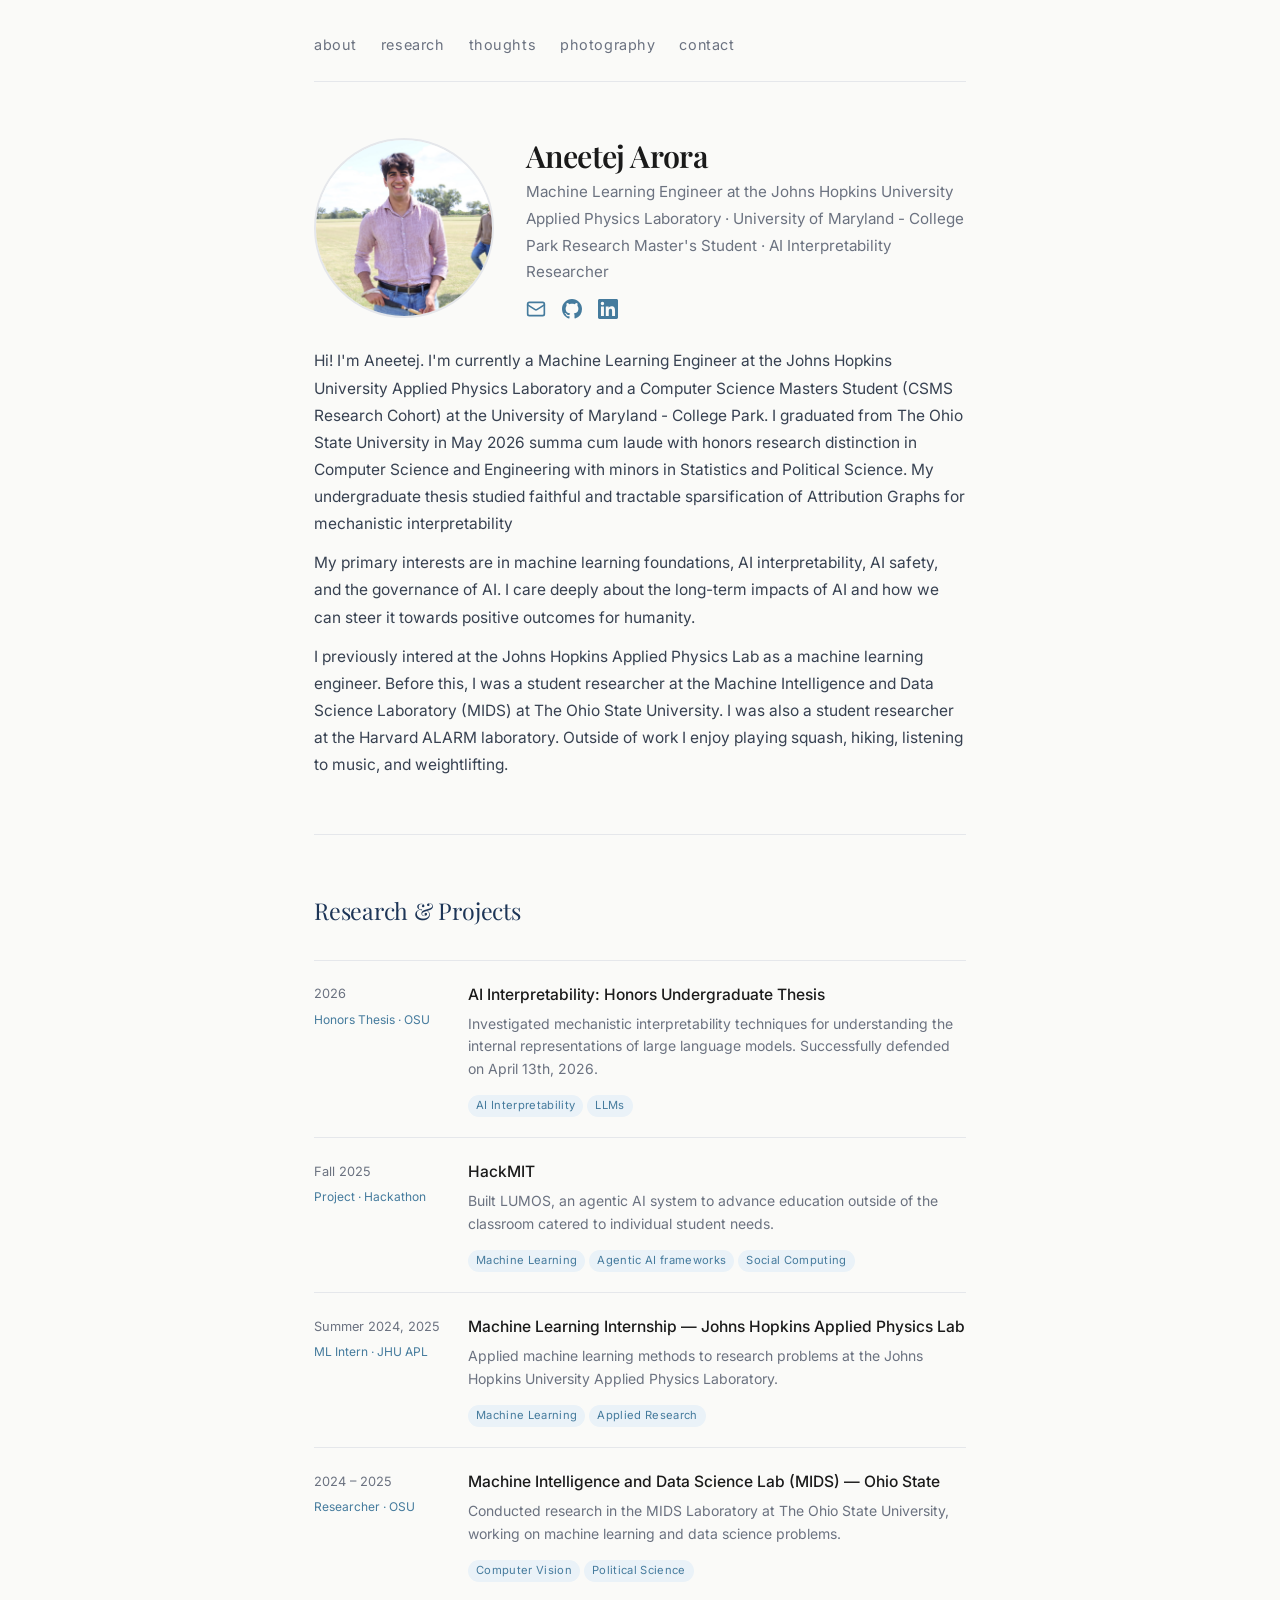
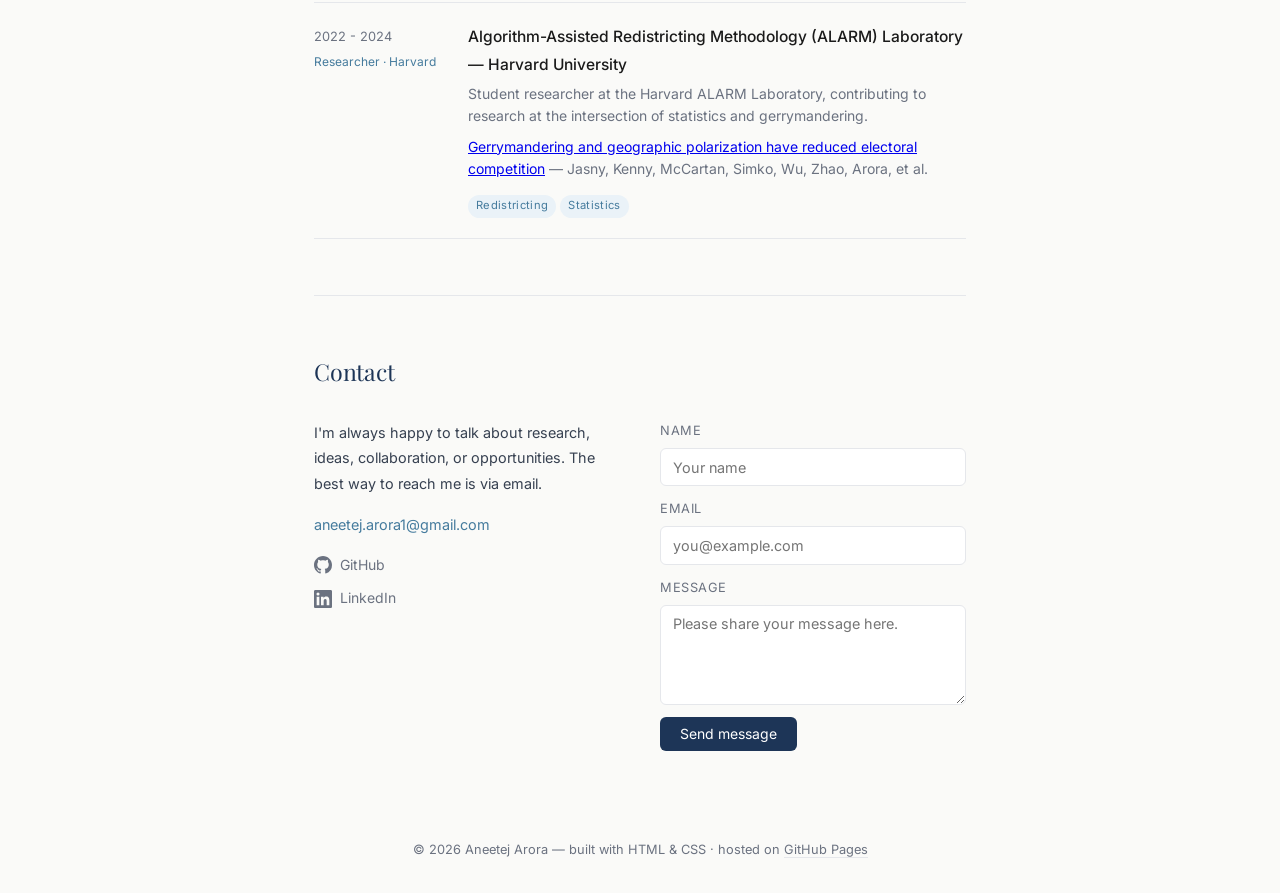
<file: index.html>
<!DOCTYPE html>
<html lang="en">
<head>
  <meta charset="UTF-8" />
  <meta name="viewport" content="width=device-width, initial-scale=1.0" />
  <title>Aneetej Arora</title>

  <link rel="preconnect" href="https://fonts.googleapis.com" />
  <link rel="preconnect" href="https://fonts.gstatic.com" crossorigin />
  <link href="https://fonts.googleapis.com/css2?family=Inter:wght@300;400;500;600&family=Playfair+Display:ital,wght@0,400;0,600;1,400&display=swap" rel="stylesheet" />

  <link rel="stylesheet" href="style.css" />


  
  <!-- Add google link soon -->
  <script async src="https://www.googletagmanager.com/gtag/js?id=G-YL8WC34E6N"></script>
  <script>
    window.dataLayer = window.dataLayer || [];
    function gtag(){dataLayer.push(arguments);}
    gtag('js', new Date());
    gtag('config', 'G-YL8WC34E6N');
  </script>
</head>

<body>
  <div class="container">

    <!--  Navigation  -->
    <nav>
      <a href="#about">about</a>
      <a href="#research">research</a>
      <a href="thoughts.html">thoughts</a>
      <a href="photography.html">photography</a>
      <a href="#contact">contact</a>
    </nav>

    <!--  Bio / About  -->
    <section id="about">
      <div class="bio-header">
          <img src="assets/22CD7ACE-79A4-4D32-8E99-700C0C3B634F_1_105_c.jpeg" alt="Aneetej Arora" class="profile-photo" />
         
        <div class="bio-identity">
          <h1>Aneetej Arora</h1>
          <p class="tagline">
            <!-- e.g. "PhD Student · Stanford CS" or "Software Engineer at ____" -->
            Machine Learning Engineer at the Johns Hopkins University Applied Physics Laboratory · University of Maryland - College Park Research Master's Student · AI Interpretability Researcher
          </p>
          <div class="quick-links">
            <a href="mailto:aneetej.arora1@gmail.com" aria-label="Email">
              <svg xmlns="http://www.w3.org/2000/svg" viewBox="0 0 24 24" fill="none" stroke="currentColor" stroke-width="2" stroke-linecap="round" stroke-linejoin="round"><rect x="2" y="4" width="20" height="16" rx="2"/><path d="m22 7-8.97 5.7a1.94 1.94 0 0 1-2.06 0L2 7"/></svg>
            </a>
            <a href="https://github.com/aneetej" target="_blank" rel="noopener" aria-label="GitHub">
              <svg xmlns="http://www.w3.org/2000/svg" viewBox="0 0 24 24" fill="currentColor"><path d="M12 0C5.37 0 0 5.37 0 12c0 5.31 3.435 9.795 8.205 11.385.6.105.825-.255.825-.57 0-.285-.015-1.23-.015-2.235-3.015.555-3.795-.735-4.035-1.41-.135-.345-.72-1.41-1.23-1.695-.42-.225-1.02-.78-.015-.795.945-.015 1.62.87 1.845 1.23 1.08 1.815 2.805 1.305 3.495.99.105-.78.42-1.305.765-1.605-2.67-.3-5.46-1.335-5.46-5.925 0-1.305.465-2.385 1.23-3.225-.12-.3-.54-1.53.12-3.18 0 0 1.005-.315 3.3 1.23.96-.27 1.98-.405 3-.405s2.04.135 3 .405c2.295-1.56 3.3-1.23 3.3-1.23.66 1.65.24 2.88.12 3.18.765.84 1.23 1.905 1.23 3.225 0 4.605-2.805 5.625-5.475 5.925.435.375.81 1.095.81 2.22 0 1.605-.015 2.895-.015 3.3 0 .315.225.69.825.57A12.02 12.02 0 0 0 24 12c0-6.63-5.37-12-12-12z"/></svg>
            </a>
            <a href="https://www.linkedin.com/in/aneetej-arora-b1159b221/" target="_blank" rel="noopener" aria-label="LinkedIn">
              <svg xmlns="http://www.w3.org/2000/svg" viewBox="0 0 24 24" fill="currentColor"><path d="M20.447 20.452h-3.554v-5.569c0-1.328-.027-3.037-1.852-3.037-1.853 0-2.136 1.445-2.136 2.939v5.667H9.351V9h3.414v1.561h.046c.477-.9 1.637-1.85 3.37-1.85 3.601 0 4.267 2.37 4.267 5.455v6.286zM5.337 7.433a2.062 2.062 0 0 1-2.063-2.065 2.064 2.064 0 1 1 2.063 2.065zm1.782 13.019H3.555V9h3.564v11.452zM22.225 0H1.771C.792 0 0 .774 0 1.729v20.542C0 23.227.792 24 1.771 24h20.451C23.2 24 24 23.227 24 22.271V1.729C24 .774 23.2 0 22.222 0h.003z"/></svg>
            </a>
          </div>
        </div>
      </div>

      <div class="bio-body">
        <p>
          Hi! I'm Aneetej. 
          I'm currently a Machine Learning Engineer at the Johns Hopkins University Applied Physics Laboratory and a Computer Science Masters Student (CSMS Research Cohort) at the University of Maryland - College Park. I graduated from The Ohio State University in May 2026 summa cum laude with honors research distinction in Computer Science and Engineering with minors in Statistics and Political Science. My undergraduate thesis studied faithful and tractable sparsification of Attribution Graphs for mechanistic interpretability
        </p>
        <p>
          My primary interests are in machine learning foundations, AI interpretability, AI safety, and the governance of AI. I care deeply about the long-term impacts of AI and how we can steer it towards positive outcomes for humanity.
        </p>
        <p>
          I previously intered at the Johns Hopkins Applied Physics Lab as a machine learning engineer. Before this, I was a student researcher at the Machine Intelligence and Data Science Laboratory (MIDS) at The Ohio State University. I was also a student researcher at the Harvard ALARM laboratory. Outside of work I enjoy playing squash, hiking, listening to music, and weightlifting.
        </p>
      </div>
    </section>

    <!-- Research / Projects  -->
    <section id="research">
      <h2>Research &amp; Projects</h2>

      <div class="research-entry">
        <div class="research-meta">
          <span class="research-date">2026</span>
          <span class="research-role">Honors Thesis · OSU</span>
        </div>
        <div class="research-body">
          <h3>AI Interpretability: Honors Undergraduate Thesis</h3>
          <p>
            Investigated mechanistic interpretability techniques for understanding the internal representations of large language models. Successfully defended on April 13th, 2026.
          </p>
          <span class="thought-tag">AI Interpretability</span>
          <span class="thought-tag">LLMs</span>
        </div>
      </div>

      <div class="research-entry">
        <div class="research-meta">
          <span class="research-date">Fall 2025</span>
          <span class="research-role">Project · Hackathon</span>
        </div>
        <div class="research-body">
          <h3>HackMIT</h3>
          <p>
            Built LUMOS, an agentic AI system to advance education outside of the classroom catered to individual student needs.
          </p>
          <span class="thought-tag">Machine Learning</span>
          <span class="thought-tag">Agentic AI frameworks</span>
           <span class="thought-tag">Social Computing</span>
        </div>
      </div>

      <div class="research-entry">
        <div class="research-meta">
          <span class="research-date">Summer 2024, 2025</span>
          <span class="research-role">ML Intern · JHU APL</span>
        </div>
        <div class="research-body">
          <h3>Machine Learning Internship — Johns Hopkins Applied Physics Lab</h3>
          <p>
            Applied machine learning methods to research problems at the Johns Hopkins University Applied Physics Laboratory.
          </p>
          <span class="thought-tag">Machine Learning</span>
          <span class="thought-tag">Applied Research</span>
        </div>
      </div>

      <div class="research-entry">
        <div class="research-meta">
          <span class="research-date">2024 – 2025</span>
          <span class="research-role"> Researcher · OSU</span>
        </div>
        <div class="research-body">
          <h3>Machine Intelligence and Data Science Lab (MIDS) — Ohio State</h3>
          <p>
            Conducted research in the MIDS Laboratory at The Ohio State University, working on machine learning and data science problems.
          </p>
          <span class="thought-tag">Computer Vision</span>
          <span class="thought-tag">Political Science</span>

        </div>
      </div>

      <div class="research-entry">
        <div class="research-meta">
          <span class="research-date">2022 - 2024</span>
          <span class="research-role"> Researcher · Harvard</span>
        </div>
        <div class="research-body">
          <h3>Algorithm-Assisted Redistricting Methodology (ALARM) Laboratory — Harvard University</h3>
          <p>
            Student researcher at the Harvard ALARM Laboratory, contributing to research at the intersection of statistics and gerrymandering.
          </p>
          <p>
            <a href="https://arxiv.org/pdf/2508.15885" target="_blank" rel="noopener">Gerrymandering and geographic polarization have reduced electoral competition</a> — Jasny, Kenny, McCartan, Simko, Wu, Zhao, Arora, et al.
          </p>
          <span class="thought-tag">Redistricting</span>
          <span class="thought-tag">Statistics</span>
        </div>
      </div>

    </section>


    <!-- Contact -->
    <section id="contact">
      <h2>Contact</h2>
      <div class="contact-grid">

        <!-- Left: info + social links -->
        <div class="contact-info">
          <p>
            I'm always happy to talk about research, ideas, collaboration, or opportunities.
            The best way to reach me is via email. 
          </p>
          <p>
            <a href="mailto:aneetej.arora1@gmail.com">aneetej.arora1@gmail.com</a>
          </p>
          <div class="social-links">
            <a href="https://github.com/aneetej" target="_blank" rel="noopener" aria-label="GitHub">
              <svg xmlns="http://www.w3.org/2000/svg" viewBox="0 0 24 24" fill="currentColor"><path d="M12 0C5.37 0 0 5.37 0 12c0 5.31 3.435 9.795 8.205 11.385.6.105.825-.255.825-.57 0-.285-.015-1.23-.015-2.235-3.015.555-3.795-.735-4.035-1.41-.135-.345-.72-1.41-1.23-1.695-.42-.225-1.02-.78-.015-.795.945-.015 1.62.87 1.845 1.23 1.08 1.815 2.805 1.305 3.495.99.105-.78.42-1.305.765-1.605-2.67-.3-5.46-1.335-5.46-5.925 0-1.305.465-2.385 1.23-3.225-.12-.3-.54-1.53.12-3.18 0 0 1.005-.315 3.3 1.23.96-.27 1.98-.405 3-.405s2.04.135 3 .405c2.295-1.56 3.3-1.23 3.3-1.23.66 1.65.24 2.88.12 3.18.765.84 1.23 1.905 1.23 3.225 0 4.605-2.805 5.625-5.475 5.925.435.375.81 1.095.81 2.22 0 1.605-.015 2.895-.015 3.3 0 .315.225.69.825.57A12.02 12.02 0 0 0 24 12c0-6.63-5.37-12-12-12z"/></svg>
              GitHub
            </a>
            <a href="https://www.linkedin.com/in/aneetej-arora-b1159b221/" target="_blank" rel="noopener" aria-label="LinkedIn">
              <svg xmlns="http://www.w3.org/2000/svg" viewBox="0 0 24 24" fill="currentColor"><path d="M20.447 20.452h-3.554v-5.569c0-1.328-.027-3.037-1.852-3.037-1.853 0-2.136 1.445-2.136 2.939v5.667H9.351V9h3.414v1.561h.046c.477-.9 1.637-1.85 3.37-1.85 3.601 0 4.267 2.37 4.267 5.455v6.286zM5.337 7.433a2.062 2.062 0 0 1-2.063-2.065 2.064 2.064 0 1 1 2.063 2.065zm1.782 13.019H3.555V9h3.564v11.452zM22.225 0H1.771C.792 0 0 .774 0 1.729v20.542C0 23.227.792 24 1.771 24h20.451C23.2 24 24 23.227 24 22.271V1.729C24 .774 23.2 0 22.222 0h.003z"/></svg>
              LinkedIn
            </a>
          </div>
        </div>

    
        <form
          class="contact-form"
          action="https://formspree.io/f/xojyjdep"
          method="POST"
        >
          <label for="name">Name</label>
          <input type="text" id="name" name="name" placeholder="Your name" required />

          <label for="email">Email</label>
          <input type="email" id="email" name="email" placeholder="you@example.com" required />

          <label for="message">Message</label>
          <textarea id="message" name="message" placeholder="Please share your message here." required></textarea>

          <button type="submit" class="btn">Send message</button>
        </form>

      </div>
    </section>

    <footer>
      <p>
        &copy; <span id="year"></span> Aneetej Arora &mdash;
        built with HTML &amp; CSS &middot;
        hosted on <a href="https://pages.github.com" target="_blank" rel="noopener">GitHub Pages</a>
      </p>
    </footer>

  </div>

  <script>
    // Keep the copyright year current automatically
    document.getElementById('year').textContent = new Date().getFullYear();
  </script>
</body>
</html>
</file>
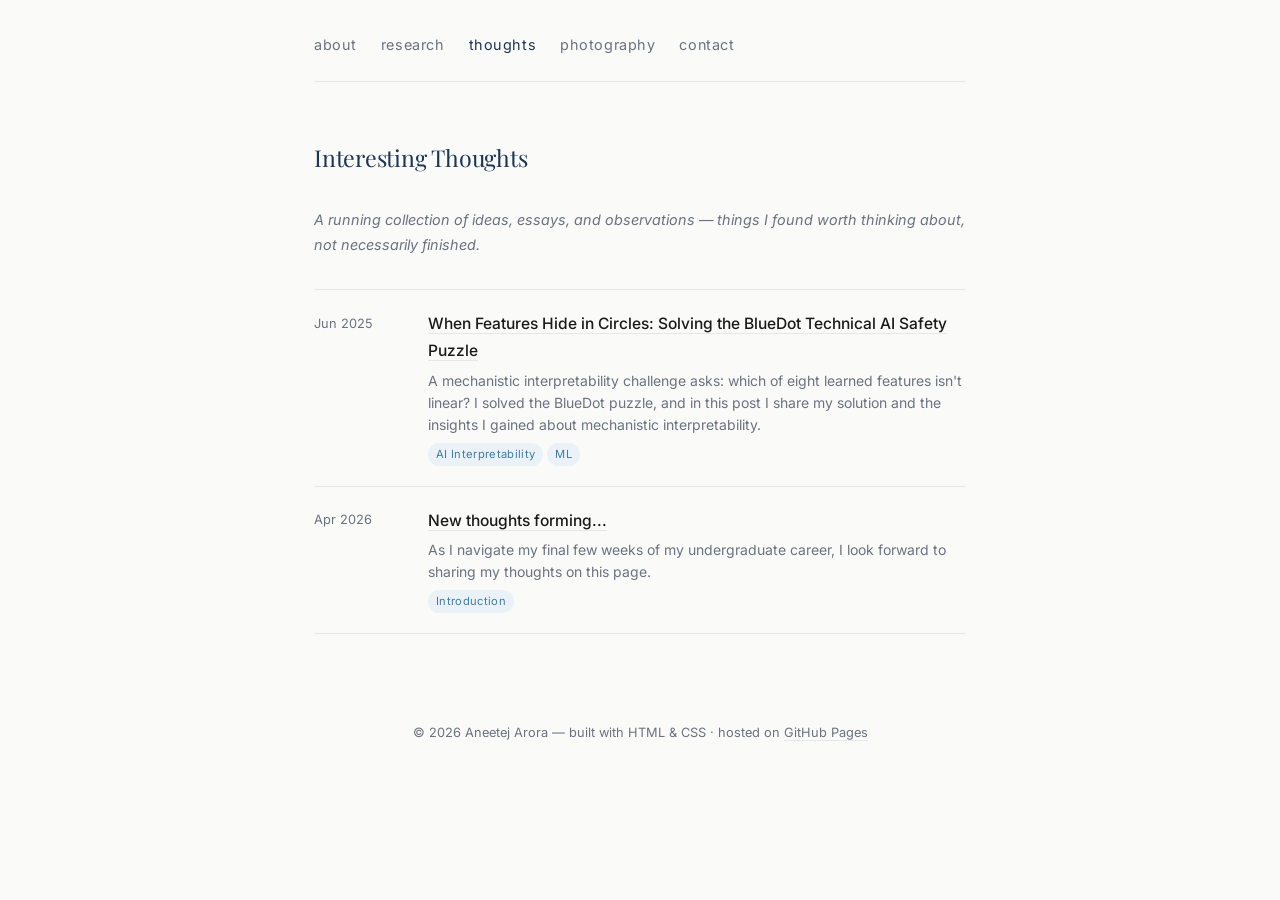
<file: thoughts.html>
<!DOCTYPE html>
<html lang="en">
<head>
  <meta charset="UTF-8" />
  <meta name="viewport" content="width=device-width, initial-scale=1.0" />
  <title>Interesting Thoughts — Aneetej Arora</title>

  <link rel="preconnect" href="https://fonts.googleapis.com" />
  <link rel="preconnect" href="https://fonts.gstatic.com" crossorigin />
  <link href="https://fonts.googleapis.com/css2?family=Inter:wght@300;400;500;600&family=Playfair+Display:ital,wght@0,400;0,600;1,400&display=swap" rel="stylesheet" />

  <link rel="stylesheet" href="style.css" />

  <script async src="https://www.googletagmanager.com/gtag/js?id=G-YL8WC34E6N"></script>
  <script>
    window.dataLayer = window.dataLayer || [];
    function gtag(){dataLayer.push(arguments);}
    gtag('js', new Date());
    gtag('config', 'G-YL8WC34E6N');
  </script>
</head>

<body>
  <div class="container">

    <nav>
      <a href="index.html">about</a>
      <a href="index.html#research">research</a>
      <a href="thoughts.html" class="nav-active">thoughts</a>
      <a href="photography.html">photography</a>
      <a href="index.html#contact">contact</a>
    </nav>

    <section id="thoughts">
      <h2>Interesting Thoughts</h2>
      <p class="thoughts-intro">
        A running collection of ideas, essays, and observations — things I found
        worth thinking about, not necessarily finished.
      </p>

      <!-- duplicate block to add new thoughts -->
      <div class="thought-entry">
        <span class="thought-date">Jun 2025</span>
        <div class="thought-content">
          <h3><a href="posts/bluedotpuzzle.html">When Features Hide in Circles: Solving the BlueDot Technical AI Safety Puzzle</a></h3>
          <p>
            A mechanistic interpretability challenge asks: which of eight learned features isn't linear? I solved the BlueDot puzzle, and in this post I share my solution and the insights I gained about mechanistic interpretability.
          </p>
          <span class="thought-tag">AI Interpretability</span>
          <span class="thought-tag">ML</span>
        </div>
      </div>

      <div class="thought-entry">
        <span class="thought-date">Apr 2026</span>
        <div class="thought-content">
          <h3><a href="posts/new-thoughts-forming.html">New thoughts forming...</a></h3>
          <p>
            As I navigate my final few weeks of my undergraduate career, I look forward to sharing my thoughts on this page.
          </p>
          <span class="thought-tag">Introduction</span>
        </div>
      </div>

    </section>

    <footer>
      <p>
        &copy; <span id="year"></span> Aneetej Arora &mdash;
        built with HTML &amp; CSS &middot;
        hosted on <a href="https://pages.github.com" target="_blank" rel="noopener">GitHub Pages</a>
      </p>
    </footer>

  </div>

  <script>
    document.getElementById('year').textContent = new Date().getFullYear();
  </script>
</body>
</html>
</file>
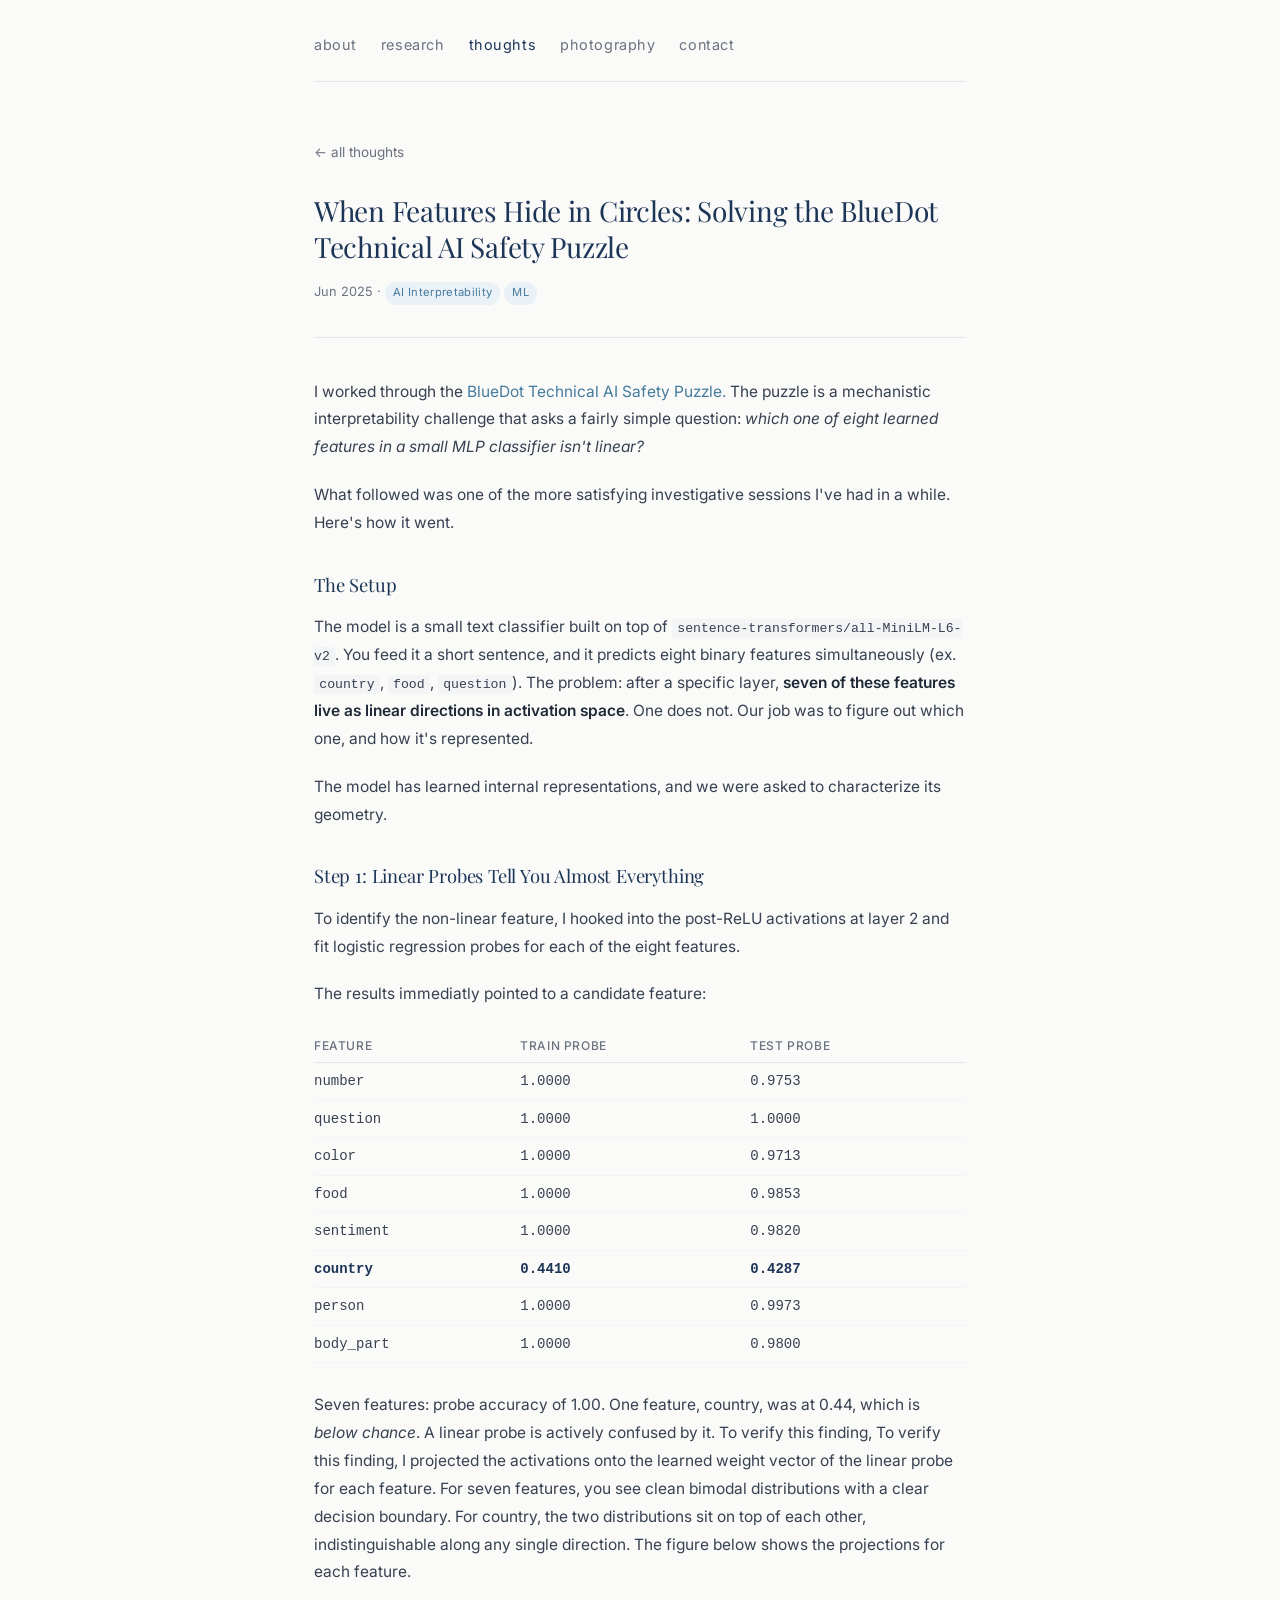
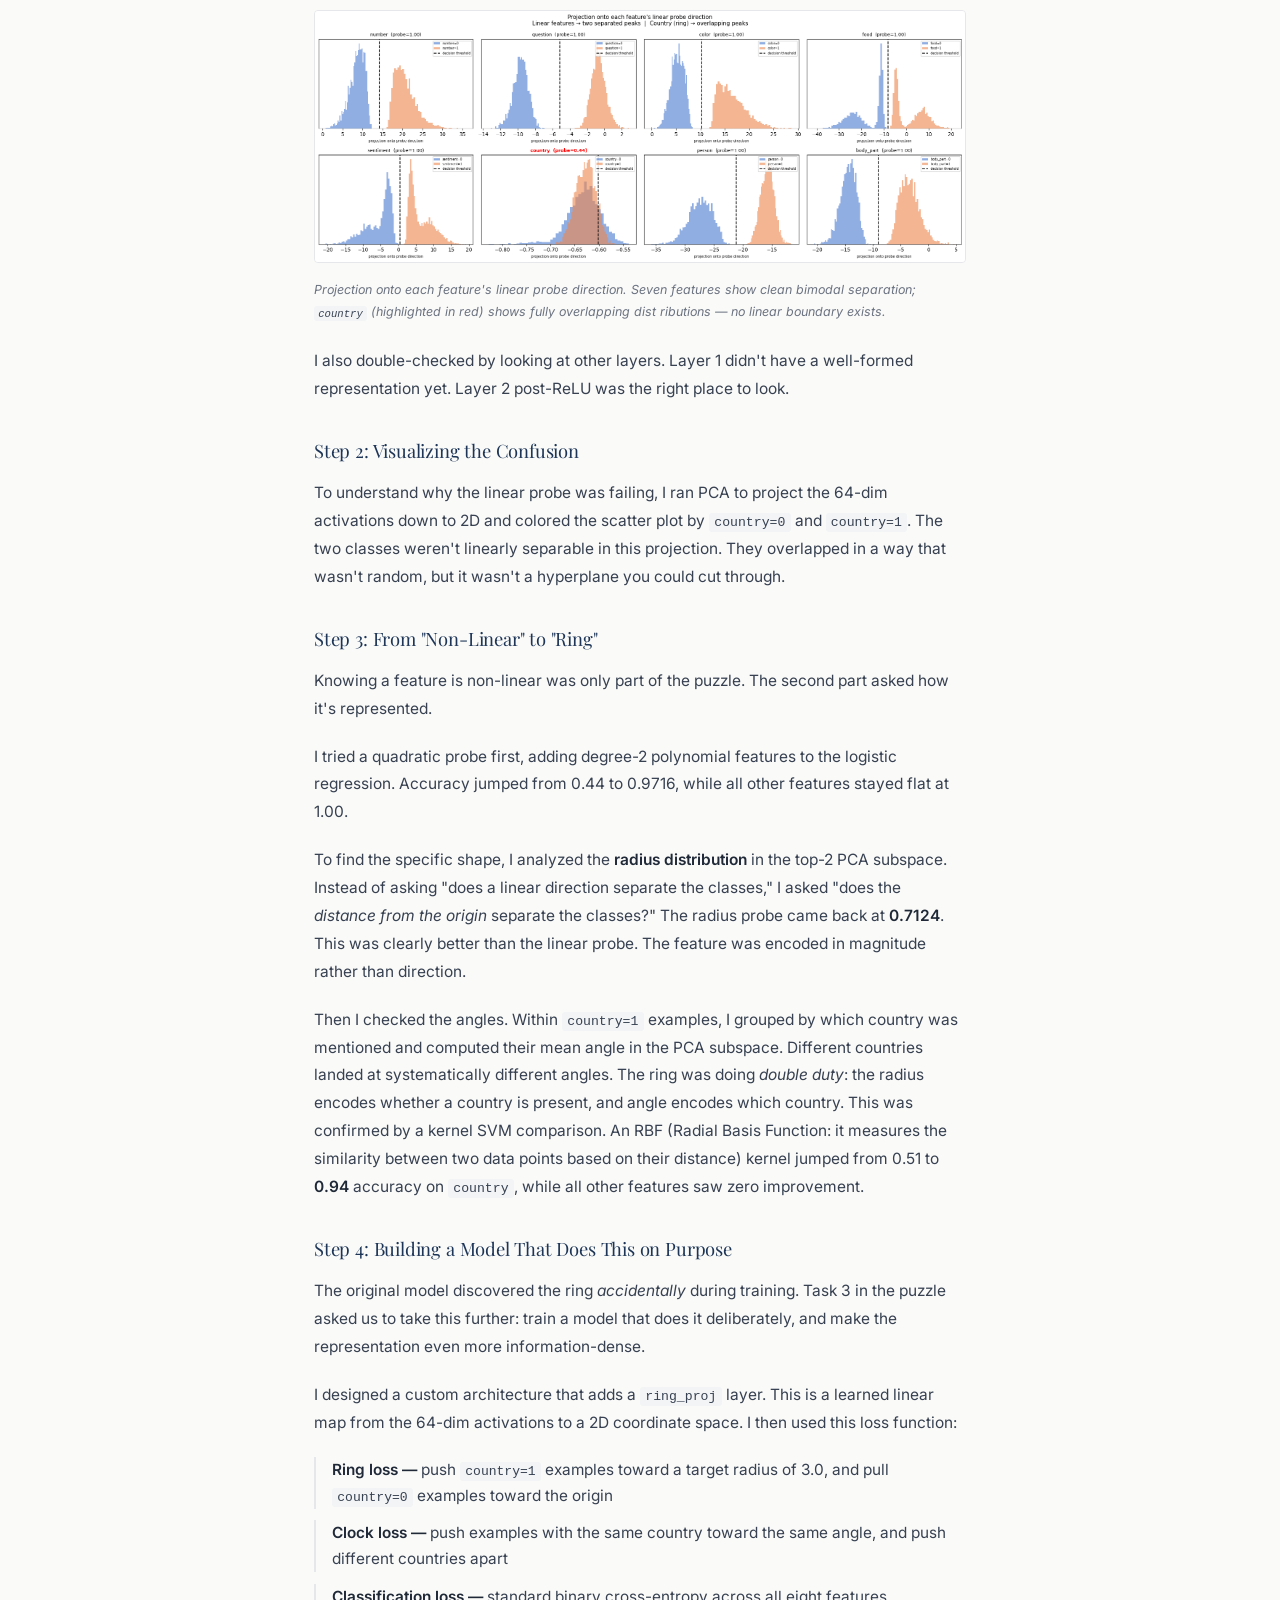
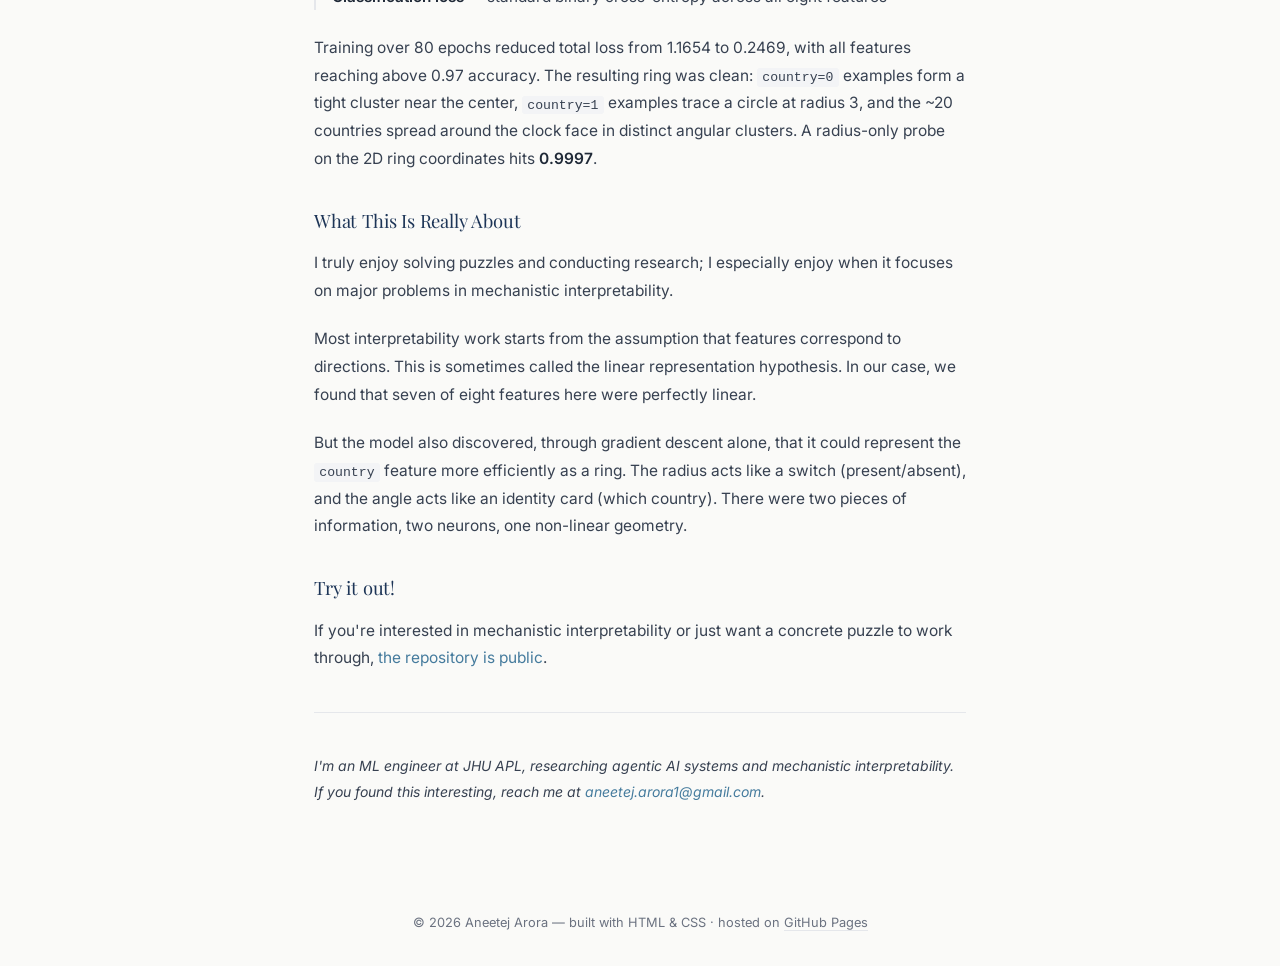
<file: posts/bluedotpuzzle.html>
<!DOCTYPE html>
<html lang="en">
<head>
  <meta charset="UTF-8" />
  <meta name="viewport" content="width=device-width, initial-scale=1.0" />
  <title>When Features Hide in Circles — Aneetej Arora</title>

  <link rel="preconnect" href="https://fonts.googleapis.com" />
  <link rel="preconnect" href="https://fonts.gstatic.com" crossorigin />
  <link href="https://fonts.googleapis.com/css2?family=Inter:wght@300;400;500;600&family=Playfair+Display:ital,wght@0,400;0,600;1,400&display=swap" rel="stylesheet" />

  <link rel="stylesheet" href="../style.css" />

  <script async src="https://www.googletagmanager.com/gtag/js?id=G-YL8WC34E6N"></script>
  <script>
    window.dataLayer = window.dataLayer || [];
    function gtag(){dataLayer.push(arguments);}
    gtag('js', new Date());
    gtag('config', 'G-YL8WC34E6N');
  </script>

  <style>
    .post-header {
      padding: 3.5rem 0 2rem;
      border-bottom: 1px solid var(--border);
    }

    .post-back {
      display: inline-block;
      font-size: 0.85rem;
      color: var(--muted);
      text-decoration: none;
      margin-bottom: 1.75rem;
      transition: color 0.2s;
    }

    .post-back:hover { color: var(--accent); }

    .post-header h1 {
      font-family: var(--font-serif);
      font-size: 1.75rem;
      font-weight: 400;
      color: var(--accent);
      line-height: 1.3;
      letter-spacing: -0.01em;
      margin-bottom: 0.6rem;
    }

    .post-meta {
      font-size: 0.8rem;
      color: var(--muted);
    }

    .post-body {
      padding: 2.5rem 0 3.5rem;
    }

    .post-body p {
      color: #374151;
      margin-bottom: 1.25rem;
      line-height: 1.8;
    }

    .post-body h2 {
      font-size: 1.15rem;
      margin-top: 2rem;
      margin-bottom: 0.75rem;
    }

    .post-body a {
      color: var(--accent-lt);
      text-decoration: none;
      border-bottom: 1px solid transparent;
      transition: border-color 0.2s, color 0.2s;
    }

    .post-body a:hover {
      color: var(--accent);
      border-bottom-color: var(--accent);
    }

    .post-body blockquote {
      border-left: 3px solid var(--border);
      margin: 1.5rem 0;
      padding: 0.25rem 0 0.25rem 1.25rem;
      color: var(--muted);
      font-style: italic;
    }

    .post-body code {
      font-family: 'SF Mono', 'Fira Code', monospace;
      font-size: 0.85em;
      background: #f3f4f6;
      padding: 0.15em 0.4em;
      border-radius: 3px;
      color: #374151;
    }

    .post-body strong {
      font-weight: 600;
      color: #1f2937;
    }

    /* Probe results table */
    .probe-table {
      width: 100%;
      border-collapse: collapse;
      font-size: 0.875rem;
      margin: 1.25rem 0 1.75rem;
      font-family: 'SF Mono', 'Fira Code', monospace;
    }

    .probe-table th {
      text-align: left;
      padding: 0.4rem 1.25rem 0.4rem 0;
      font-family: 'Inter', sans-serif;
      font-weight: 500;
      font-size: 0.75rem;
      letter-spacing: 0.05em;
      text-transform: uppercase;
      color: var(--muted);
      border-bottom: 1px solid var(--border);
    }

    .probe-table td {
      padding: 0.375rem 1.25rem 0.375rem 0;
      border-bottom: 1px solid #f3f4f6;
      color: #374151;
    }

    .probe-table tr.highlight td {
      font-weight: 600;
      color: var(--accent);
    }

    /* Loss list */
    .loss-list {
      list-style: none;
      padding: 0;
      margin: 0.75rem 0 1.5rem;
      display: flex;
      flex-direction: column;
      gap: 0.7rem;
    }

    .loss-list li {
      color: #374151;
      line-height: 1.7;
      font-size: 0.96rem;
      padding-left: 1rem;
      border-left: 2px solid var(--border);
    }

    .loss-list .loss-label {
      font-weight: 600;
      color: #1f2937;
    }

    /* Open questions */
    .questions-list {
      list-style: none;
      padding: 0;
      margin: 0.75rem 0 1.5rem;
      display: flex;
      flex-direction: column;
      gap: 0.8rem;
    }

    .questions-list li {
      color: #374151;
      line-height: 1.75;
      font-size: 0.96rem;
      padding-left: 1rem;
      border-left: 2px solid var(--border);
    }

    .post-divider {
      border: none;
      border-top: 1px solid var(--border);
      margin: 2.5rem 0;
    }

    .author-note {
      color: var(--muted);
      font-size: 0.875rem;
      font-style: italic;
      line-height: 1.7;
    }
  </style>
</head>

<body>
  <div class="container">

    <nav>
      <a href="../index.html">about</a>
      <a href="../index.html#research">research</a>
      <a href="../thoughts.html" class="nav-active">thoughts</a>
      <a href="../photography.html">photography</a>
      <a href="../index.html#contact">contact</a>
    </nav>

    <header class="post-header">
      <a href="../thoughts.html" class="post-back">← all thoughts</a>
      <h1>When Features Hide in Circles: Solving the BlueDot Technical AI Safety Puzzle</h1>
      <span class="post-meta">Jun 2025 &middot; <span class="thought-tag">AI Interpretability</span> <span class="thought-tag">ML</span></span>
    </header>

    <article class="post-body">

      <p>
        I worked through the <a href="https://github.com/SamDower/bluedot-tais-puzzle" target="_blank" rel="noopener">BlueDot Technical AI Safety Puzzle.</a> The puzzle is a mechanistic interpretability challenge that asks a fairly simple question: <em>which one of eight learned features in a small MLP classifier isn't linear?</em>
      </p>
      <p>
        What followed was one of the more satisfying investigative sessions I've had in a while. Here's how it went.
      </p>

      <h2>The Setup</h2>

      <p>
        The model is a small text classifier built on top of <code>sentence-transformers/all-MiniLM-L6-v2</code>. You feed it a short sentence, and it predicts eight binary features simultaneously (ex. <code>country</code>, <code>food</code>, <code>question</code>). The problem: after a specific layer, <strong>seven of these features live as linear directions in activation space</strong>. One does not. Our job was to figure out which one, and how it's represented.
      </p>
      <p>
        The model has learned internal representations, and we were asked to characterize its geometry.
      </p>

      <h2>Step 1: Linear Probes Tell You Almost Everything</h2>

      <p>
        To identify the non-linear feature, I hooked into the post-ReLU activations at layer 2 and fit logistic regression probes for each of the eight features.
      </p>
      <p>The results immediatly pointed to a candidate feature:</p>

      <table class="probe-table">
        <thead>
          <tr>
            <th>Feature</th>
            <th>Train Probe</th>
            <th>Test Probe</th>
          </tr>
        </thead>
        <tbody>
          <tr><td>number</td><td>1.0000</td><td>0.9753</td></tr>
          <tr><td>question</td><td>1.0000</td><td>1.0000</td></tr>
          <tr><td>color</td><td>1.0000</td><td>0.9713</td></tr>
          <tr><td>food</td><td>1.0000</td><td>0.9853</td></tr>
          <tr><td>sentiment</td><td>1.0000</td><td>0.9820</td></tr>
          <tr class="highlight"><td>country</td><td>0.4410</td><td>0.4287</td></tr>
          <tr><td>person</td><td>1.0000</td><td>0.9973</td></tr>
          <tr><td>body_part</td><td>1.0000</td><td>0.9800</td></tr>
        </tbody>
      </table>

      <p>
        Seven features: probe accuracy of 1.00. One feature, country, was at 0.44, which is <em>below chance</em>. A linear probe is actively confused by it. To verify this finding, To verify this finding, I projected the activations onto the learned weight vector of the linear probe for each feature. For seven features, you see clean bimodal distributions with a clear decision boundary. For country, the two distributions sit on top of each other, indistinguishable along any single direction. The figure below shows the projections for each feature. 
      </p>
       <figure style="margin: 1.5rem 0;">
        <img src="../assets/bluedot-probe-projections.png" alt="Projection onto each feature's linear probe direction — linear features show
 two separated peaks while country shows overlapping peaks" style="width: 100%; border-radius: 4px; border: 1px solid var(--border);" />
        <figcaption style="font-size: 0.78rem; color: var(--muted); font-style: italic; margin-top: 0.5rem;">Projection onto each feature's
linear probe direction. Seven features show clean bimodal separation; <code>country</code> (highlighted in red) shows fully overlapping dist
ributions — no linear boundary exists.</figcaption>
        </figure>

      <p>
        I also double-checked by looking at other layers. Layer 1 didn't have a well-formed representation yet. Layer 2 post-ReLU was the right place to look.
      </p>

      <h2>Step 2: Visualizing the Confusion</h2>

      <p>
        To understand why the linear probe was failing, I ran PCA to project the 64-dim activations down to 2D and colored the scatter plot by <code>country=0</code> and <code>country=1</code>. The two classes weren't linearly separable in this projection. They overlapped in a way that wasn't random, but it wasn't a hyperplane you could cut through.
      </p>

      <h2>Step 3: From "Non-Linear" to "Ring"</h2>

      <p>
        Knowing a feature is non-linear was only part of the puzzle. The second part asked how it's represented.
      </p>
      <p>
        I tried a quadratic probe first, adding degree-2 polynomial features to the logistic regression. Accuracy jumped from 0.44 to 0.9716, while all other features stayed flat at 1.00.
      </p>
      <p>
        To find the specific shape, I analyzed the <strong>radius distribution</strong> in the top-2 PCA subspace. Instead of asking "does a linear direction separate the classes," I asked "does the <em>distance from the origin</em> separate the classes?" The radius probe came back at <strong>0.7124</strong>. This was clearly better than the linear probe. The feature was encoded in magnitude rather than direction.
      </p>
      <p>
        Then I checked the angles. Within <code>country=1</code> examples, I grouped by which country was mentioned and computed their mean angle in the PCA subspace. Different countries landed at systematically different angles. The ring was doing <em>double duty</em>: the radius encodes whether a country is present, and angle encodes which country. This was confirmed by a kernel SVM comparison. An RBF (Radial Basis Function: it measures the similarity between two data points based on their distance) kernel jumped from 0.51 to <strong>0.94</strong> accuracy on <code>country</code>, while all other features saw zero improvement.
      </p>

      <h2>Step 4: Building a Model That Does This on Purpose</h2>

      <p>
        The original model discovered the ring <em>accidentally</em> during training. Task 3 in the puzzle asked us to take this further: train a model that does it deliberately, and make the representation even more information-dense.
      </p>
      <p>
        I designed a custom architecture that adds a <code>ring_proj</code> layer. This is a learned linear map from the 64-dim activations to a 2D coordinate space. I then used this loss function:
      </p>

      <ul class="loss-list">
        <li><span class="loss-label">Ring loss —</span> push <code>country=1</code> examples toward a target radius of 3.0, and pull <code>country=0</code> examples toward the origin</li>
        <li><span class="loss-label">Clock loss —</span> push examples with the same country toward the same angle, and push different countries apart</li>
        <li><span class="loss-label">Classification loss —</span> standard binary cross-entropy across all eight features</li>
      </ul>

      <p>
        Training over 80 epochs reduced total loss from 1.1654 to 0.2469, with all features reaching above 0.97 accuracy. The resulting ring was clean: <code>country=0</code> examples form a tight cluster near the center, <code>country=1</code> examples trace a circle at radius 3, and the ~20 countries spread around the clock face in distinct angular clusters. A radius-only probe on the 2D ring coordinates hits <strong>0.9997</strong>. 
      </p>

      <h2>What This Is Really About</h2>

      <p>
        I truly enjoy solving puzzles and conducting research; I especially enjoy when it focuses on major problems in mechanistic interpretability. 
      </p>
      <p>
        Most interpretability work starts from the assumption that features correspond to directions. This is sometimes called the linear representation hypothesis. In our case, we found that seven of eight features here were perfectly linear.
      </p>
      <p>
        But the model also discovered, through gradient descent alone, that it could represent the <code>country</code> feature more efficiently as a ring. The radius acts like a switch (present/absent), and the angle acts like an identity card (which country). There were two pieces of information, two neurons, one non-linear geometry. 
      </p>

      <h2>Try it out!</h2>

      <p>
        If you're interested in mechanistic interpretability or just want a concrete puzzle to work through, <a href="https://github.com/SamDower/bluedot-tais-puzzle" target="_blank" rel="noopener">the repository is public</a>. 
      </p>

      <hr class="post-divider" />

      <p class="author-note">
        I'm an ML engineer at JHU APL, researching agentic AI systems and mechanistic interpretability. If you found this interesting, reach me at <a href="mailto:aneetej.arora1@gmail.com">aneetej.arora1@gmail.com</a>.
      </p>

    </article>

    <footer>
      <p>
        &copy; <span id="year"></span> Aneetej Arora &mdash;
        built with HTML &amp; CSS &middot;
        hosted on <a href="https://pages.github.com" target="_blank" rel="noopener">GitHub Pages</a>
      </p>
    </footer>

  </div>

  <script>
    document.getElementById('year').textContent = new Date().getFullYear();
  </script>
</body>
</html>
</file>
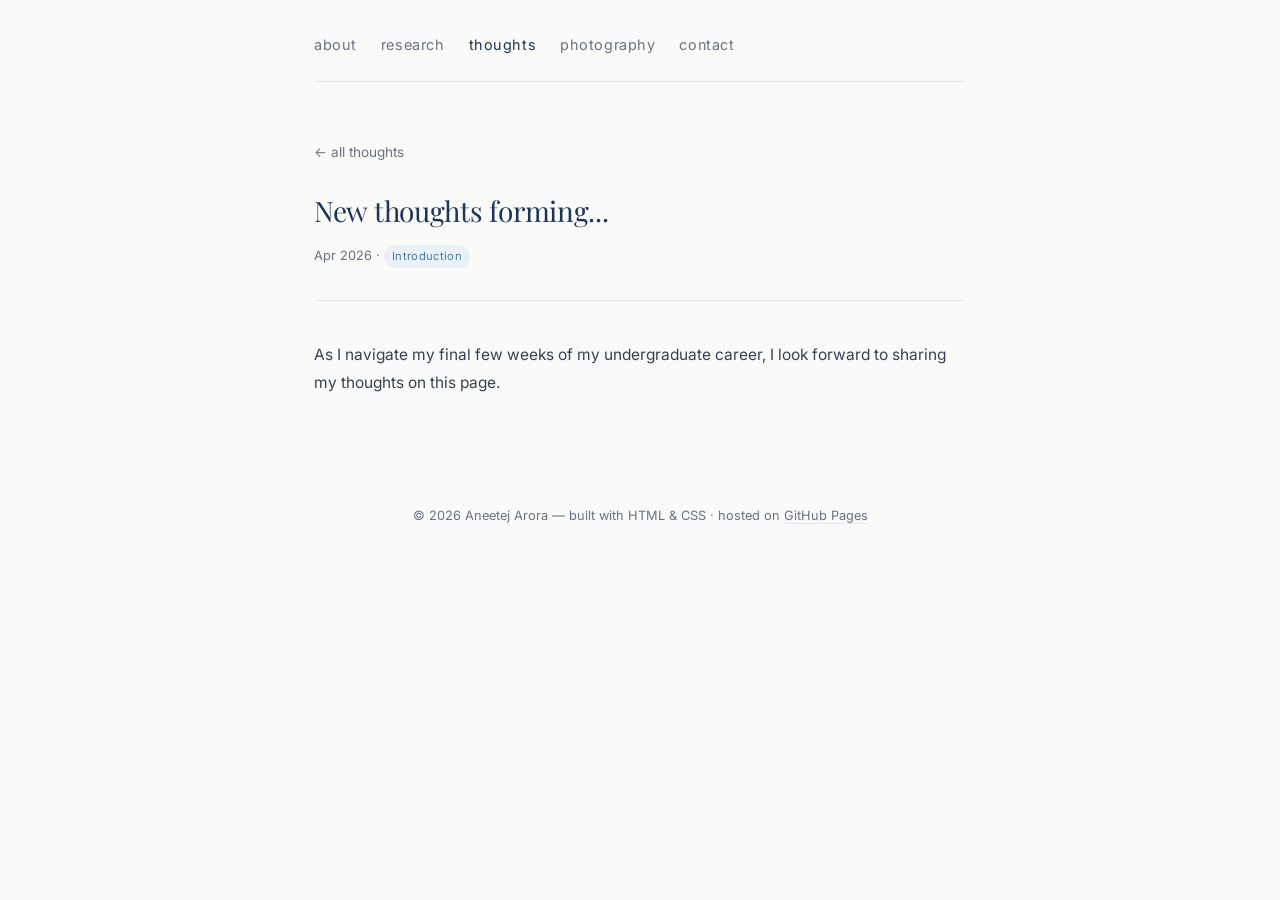
<file: posts/new-thoughts-forming.html>
<!DOCTYPE html>
<html lang="en">
<head>
  <meta charset="UTF-8" />
  <meta name="viewport" content="width=device-width, initial-scale=1.0" />
  <title>New thoughts forming... — Aneetej Arora</title>

  <link rel="preconnect" href="https://fonts.googleapis.com" />
  <link rel="preconnect" href="https://fonts.gstatic.com" crossorigin />
  <link href="https://fonts.googleapis.com/css2?family=Inter:wght@300;400;500;600&family=Playfair+Display:ital,wght@0,400;0,600;1,400&display=swap" rel="stylesheet" />

  <link rel="stylesheet" href="../style.css" />

  <script async src="https://www.googletagmanager.com/gtag/js?id=G-YL8WC34E6N"></script>
  <script>
    window.dataLayer = window.dataLayer || [];
    function gtag(){dataLayer.push(arguments);}
    gtag('js', new Date());
    gtag('config', 'G-YL8WC34E6N');
  </script>

  <style>
    .post-header {
      padding: 3.5rem 0 2rem;
      border-bottom: 1px solid var(--border);
    }

    .post-back {
      display: inline-block;
      font-size: 0.85rem;
      color: var(--muted);
      text-decoration: none;
      margin-bottom: 1.75rem;
      transition: color 0.2s;
    }

    .post-back:hover { color: var(--accent); }

    .post-header h1 {
      font-family: var(--font-serif);
      font-size: 1.75rem;
      font-weight: 400;
      color: var(--accent);
      line-height: 1.3;
      letter-spacing: -0.01em;
      margin-bottom: 0.6rem;
    }

    .post-meta {
      font-size: 0.8rem;
      color: var(--muted);
    }

    .post-body {
      padding: 2.5rem 0 3.5rem;
    }

    .post-body p {
      color: #374151;
      margin-bottom: 1.25rem;
      line-height: 1.8;
    }

    .post-body h2 {
      font-size: 1.15rem;
      margin-top: 2rem;
      margin-bottom: 0.75rem;
    }

    .post-body a {
      color: var(--accent-lt);
      text-decoration: none;
      border-bottom: 1px solid transparent;
      transition: border-color 0.2s, color 0.2s;
    }

    .post-body a:hover {
      color: var(--accent);
      border-bottom-color: var(--accent);
    }

    .post-body blockquote {
      border-left: 3px solid var(--border);
      margin: 1.5rem 0;
      padding: 0.25rem 0 0.25rem 1.25rem;
      color: var(--muted);
      font-style: italic;
    }
  </style>
</head>

<body>
  <div class="container">

    <nav>
      <a href="../index.html">about</a>
      <a href="../index.html#research">research</a>
      <a href="../thoughts.html" class="nav-active">thoughts</a>
      <a href="../photography.html">photography</a>
      <a href="../index.html#contact">contact</a>
    </nav>

    <header class="post-header">
      <a href="../thoughts.html" class="post-back">← all thoughts</a>
      <h1>New thoughts forming...</h1>
      <span class="post-meta">Apr 2026 &middot; <span class="thought-tag">Introduction</span></span>
    </header>

    <article class="post-body">
      <p>
        As I navigate my final few weeks of my undergraduate career, I look forward to sharing my thoughts on this page.
      </p>

      <!-- Add your content below. Use <p> for paragraphs, <h2> for section headings, <blockquote> for quotes. -->

    </article>

    <footer>
      <p>
        &copy; <span id="year"></span> Aneetej Arora &mdash;
        built with HTML &amp; CSS &middot;
        hosted on <a href="https://pages.github.com" target="_blank" rel="noopener">GitHub Pages</a>
      </p>
    </footer>

  </div>

  <script>
    document.getElementById('year').textContent = new Date().getFullYear();
  </script>
</body>
</html>
</file>
<file: style.css>
/*  Reset & Base  */
*, *::before, *::after {
  box-sizing: border-box;
  margin: 0;
  padding: 0;
}

:root {
  --bg:        #fafaf8;
  --surface:   #ffffff;
  --text:      #1a1a1a;
  --muted:     #6b7280;
  --accent:    #1d3557;
  --accent-lt: #457b9d;
  --border:    #e5e7eb;
  --max-w:     700px;
  --font:      'Inter', system-ui, sans-serif;
  --font-serif:'Playfair Display', Georgia, serif;
}

html { scroll-behavior: smooth; }

body {
  background: var(--bg);
  color: var(--text);
  font-family: var(--font);
  font-size: 15.5px;
  line-height: 1.75;
  -webkit-font-smoothing: antialiased;
}

/*  Layout  */
.container {
  max-width: var(--max-w);
  margin: 0 auto;
  padding: 0 1.5rem;
}

/*  Navigation  */
nav {
  display: flex;
  gap: 1.5rem;
  padding: 2rem 0 1.5rem;
  border-bottom: 1px solid var(--border);
}

nav a {
  color: var(--muted);
  text-decoration: none;
  font-size: 0.9rem;
  letter-spacing: 0.04em;
  transition: color 0.2s;
}

nav a:hover { color: var(--accent); }
nav a.nav-active { color: var(--accent); }

/*  Sections  */
section {
  padding: 3.5rem 0;
  border-bottom: 1px solid var(--border);
}

section:last-of-type { border-bottom: none; }

h2 {
  font-family: var(--font-serif);
  font-size: 1.45rem;
  font-weight: 400;
  color: var(--accent);
  margin-bottom: 1.75rem;
  letter-spacing: -0.01em;
}

/*  Bio / About  */
.bio-header {
  display: flex;
  gap: 2rem;
  align-items: flex-start;
  margin-bottom: 1.75rem;
}

.profile-photo {
  width: 180px;
  height: 180px;
  border-radius: 50%;
  object-fit: cover;
  flex-shrink: 0;
  background: var(--border);  /* fallback while image loads */
  border: 2px solid var(--border);
}

.profile-placeholder {
  width: 180px;
  height: 180px;
  border-radius: 50%;
  flex-shrink: 0;
  background: var(--border);
  display: flex;
  align-items: center;
  justify-content: center;
  font-size: 2.5rem;
  color: var(--muted);
  border: 2px solid #d1d5db;
}

.bio-identity h1 {
  font-family: var(--font-serif);
  font-size: 1.9rem;
  font-weight: 600;
  letter-spacing: -0.02em;
  line-height: 1.2;
  margin-bottom: 0.3rem;
}

.tagline {
  color: var(--muted);
  font-size: 0.95rem;
  margin-bottom: 0.85rem;
}

.quick-links {
  display: flex;
  flex-wrap: wrap;
  gap: 0.4rem 1rem;
}

.quick-links a {
  color: var(--accent-lt);
  text-decoration: none;
  display: flex;
  align-items: center;
  transition: color 0.2s;
}

.quick-links a svg {
  width: 20px;
  height: 20px;
}

.quick-links a:hover { color: var(--accent); }

.bio-body p {
  color: #374151;
  margin-bottom: 0.75rem;
}

.bio-body p:last-child { margin-bottom: 0; }

/*  Interesting Thoughts  */
.thoughts-intro {
  color: var(--muted);
  font-size: 0.9rem;
  margin-bottom: 2rem;
  font-style: italic;
}

.thought-entry {
  display: grid;
  grid-template-columns: 90px 1fr;
  gap: 0 1.5rem;
  padding: 1.25rem 0;
  border-top: 1px solid var(--border);
}

.thought-entry:last-child { border-bottom: 1px solid var(--border); }

.thought-date {
  font-size: 0.8rem;
  color: var(--muted);
  padding-top: 0.15rem;
  white-space: nowrap;
}

.thought-content h3 {
  font-size: 0.975rem;
  font-weight: 500;
  margin-bottom: 0.3rem;
}

.thought-content h3 a {
  color: var(--text);
  text-decoration: none;
  border-bottom: 1px solid var(--border);
  transition: border-color 0.2s, color 0.2s;
}

.thought-content h3 a:hover {
  color: var(--accent);
  border-bottom-color: var(--accent-lt);
}

.thought-content p {
  font-size: 0.875rem;
  color: var(--muted);
  line-height: 1.6;
}

.thought-tag {
  display: inline-block;
  font-size: 0.7rem;
  color: var(--accent-lt);
  background: #eaf2f8;
  padding: 0.1rem 0.5rem;
  border-radius: 99px;
  margin-top: 0.4rem;
  letter-spacing: 0.03em;
}

/*  Research / Projects  */
.research-entry {
  display: grid;
  grid-template-columns: 130px 1fr;
  gap: 0 1.5rem;
  padding: 1.25rem 0;
  border-top: 1px solid var(--border);
}

.research-entry:last-child { border-bottom: 1px solid var(--border); }

.research-meta {
  display: flex;
  flex-direction: column;
  gap: 0.2rem;
  padding-top: 0.15rem;
}

.research-date {
  font-size: 0.8rem;
  color: var(--muted);
  white-space: nowrap;
}

.research-role {
  font-size: 0.75rem;
  color: var(--accent-lt);
  white-space: nowrap;
}

.research-body h3 {
  font-size: 0.975rem;
  font-weight: 500;
  margin-bottom: 0.3rem;
  color: var(--text);
}

.research-body p {
  font-size: 0.875rem;
  color: var(--muted);
  line-height: 1.6;
  margin-bottom: 0.5rem;
}

/*  Contact  */
.contact-grid {
  display: grid;
  grid-template-columns: 1fr 1fr;
  gap: 2.5rem;
  align-items: start;
}

.contact-info p {
  font-size: 0.9rem;
  color: #374151;
  margin-bottom: 1rem;
}

.contact-info a {
  color: var(--accent-lt);
  text-decoration: none;
  border-bottom: 1px solid transparent;
  transition: border-color 0.2s, color 0.2s;
}

.contact-info a:hover {
  color: var(--accent);
  border-bottom-color: var(--accent);
}

.social-links {
  display: flex;
  flex-direction: column;
  gap: 0.5rem;
  margin-top: 0.5rem;
}

.social-links a {
  font-size: 0.875rem;
  color: var(--muted);
  text-decoration: none;
  display: flex;
  align-items: center;
  gap: 0.5rem;
  transition: color 0.2s;
}

.social-links a svg {
  width: 18px;
  height: 18px;
  flex-shrink: 0;
}

.social-links a:hover { color: var(--accent); }

/* Contact form */
.contact-form {
  display: flex;
  flex-direction: column;
  gap: 0.75rem;
}

.contact-form label {
  font-size: 0.8rem;
  color: var(--muted);
  letter-spacing: 0.04em;
  text-transform: uppercase;
  margin-bottom: -0.4rem;
}

.contact-form input,
.contact-form textarea {
  width: 100%;
  padding: 0.6rem 0.75rem;
  border: 1px solid var(--border);
  border-radius: 6px;
  background: var(--surface);
  font-family: var(--font);
  font-size: 0.9rem;
  color: var(--text);
  transition: border-color 0.2s, box-shadow 0.2s;
  resize: vertical;
}

.contact-form input:focus,
.contact-form textarea:focus {
  outline: none;
  border-color: var(--accent-lt);
  box-shadow: 0 0 0 3px rgba(69,123,157,0.12);
}

.contact-form textarea { min-height: 100px; }

.btn {
  align-self: flex-start;
  padding: 0.55rem 1.25rem;
  background: var(--accent);
  color: white;
  border: none;
  border-radius: 6px;
  font-family: var(--font);
  font-size: 0.875rem;
  cursor: pointer;
  transition: background 0.2s, transform 0.1s;
}

.btn:hover  { background: var(--accent-lt); }
.btn:active { transform: scale(0.98); }

/*  Photography  */
.photo-grid {
  columns: 2;
  column-gap: 1rem;
  margin-top: 1.5rem;
}

.photo-item {
  break-inside: avoid;
  margin-bottom: 1rem;
}

.photo-item img {
  width: 100%;
  display: block;
  border-radius: 4px;
  border: 1px solid var(--border);
  object-fit: cover;
  transition: opacity 0.2s;
}

.photo-item img:hover { opacity: 0.88; cursor: zoom-in; }

/* Lightbox */
.lightbox {
  display: none;
  position: fixed;
  inset: 0;
  background: rgba(0, 0, 0, 0.6);
  z-index: 100;
  align-items: center;
  justify-content: center;
  cursor: zoom-out;
}

.lightbox-close {
  position: fixed;
  top: 1.25rem;
  right: 1.5rem;
  color: rgba(255, 255, 255, 0.7);
  font-size: 1.5rem;
  font-weight: 300;
  line-height: 1;
  cursor: pointer;
  transition: color 0.2s;
  user-select: none;
}

.lightbox-close:hover { color: #fff; }

.lightbox.open { display: flex; }

.lightbox img {
  max-width: 90vw;
  max-height: 90vh;
  object-fit: contain;
  border-radius: 4px;
  box-shadow: 0 8px 40px rgba(0,0,0,0.5);
}

.photo-caption {
  font-size: 0.78rem;
  color: var(--muted);
  margin-top: 0.35rem;
  font-style: italic;
}

@media (max-width: 600px) {
  .photo-grid { columns: 1; }
}

/*  Footer  */
footer {
  padding: 2rem 0;
  text-align: center;
  font-size: 0.8rem;
  color: var(--muted);
}

footer a {
  color: var(--muted);
  text-decoration: none;
  border-bottom: 1px solid var(--border);
}

footer a:hover { color: var(--accent); }

/*  Responsive  */
@media (max-width: 600px) {
  .bio-header  { flex-direction: column; align-items: center; text-align: center; }
  .quick-links { justify-content: center; }
  .contact-grid { grid-template-columns: 1fr; }
  .thought-entry  { grid-template-columns: 1fr; }
  .thought-date   { margin-bottom: 0.25rem; }
  .research-entry { grid-template-columns: 1fr; }
  .research-meta  { margin-bottom: 0.25rem; }
}
</file>
